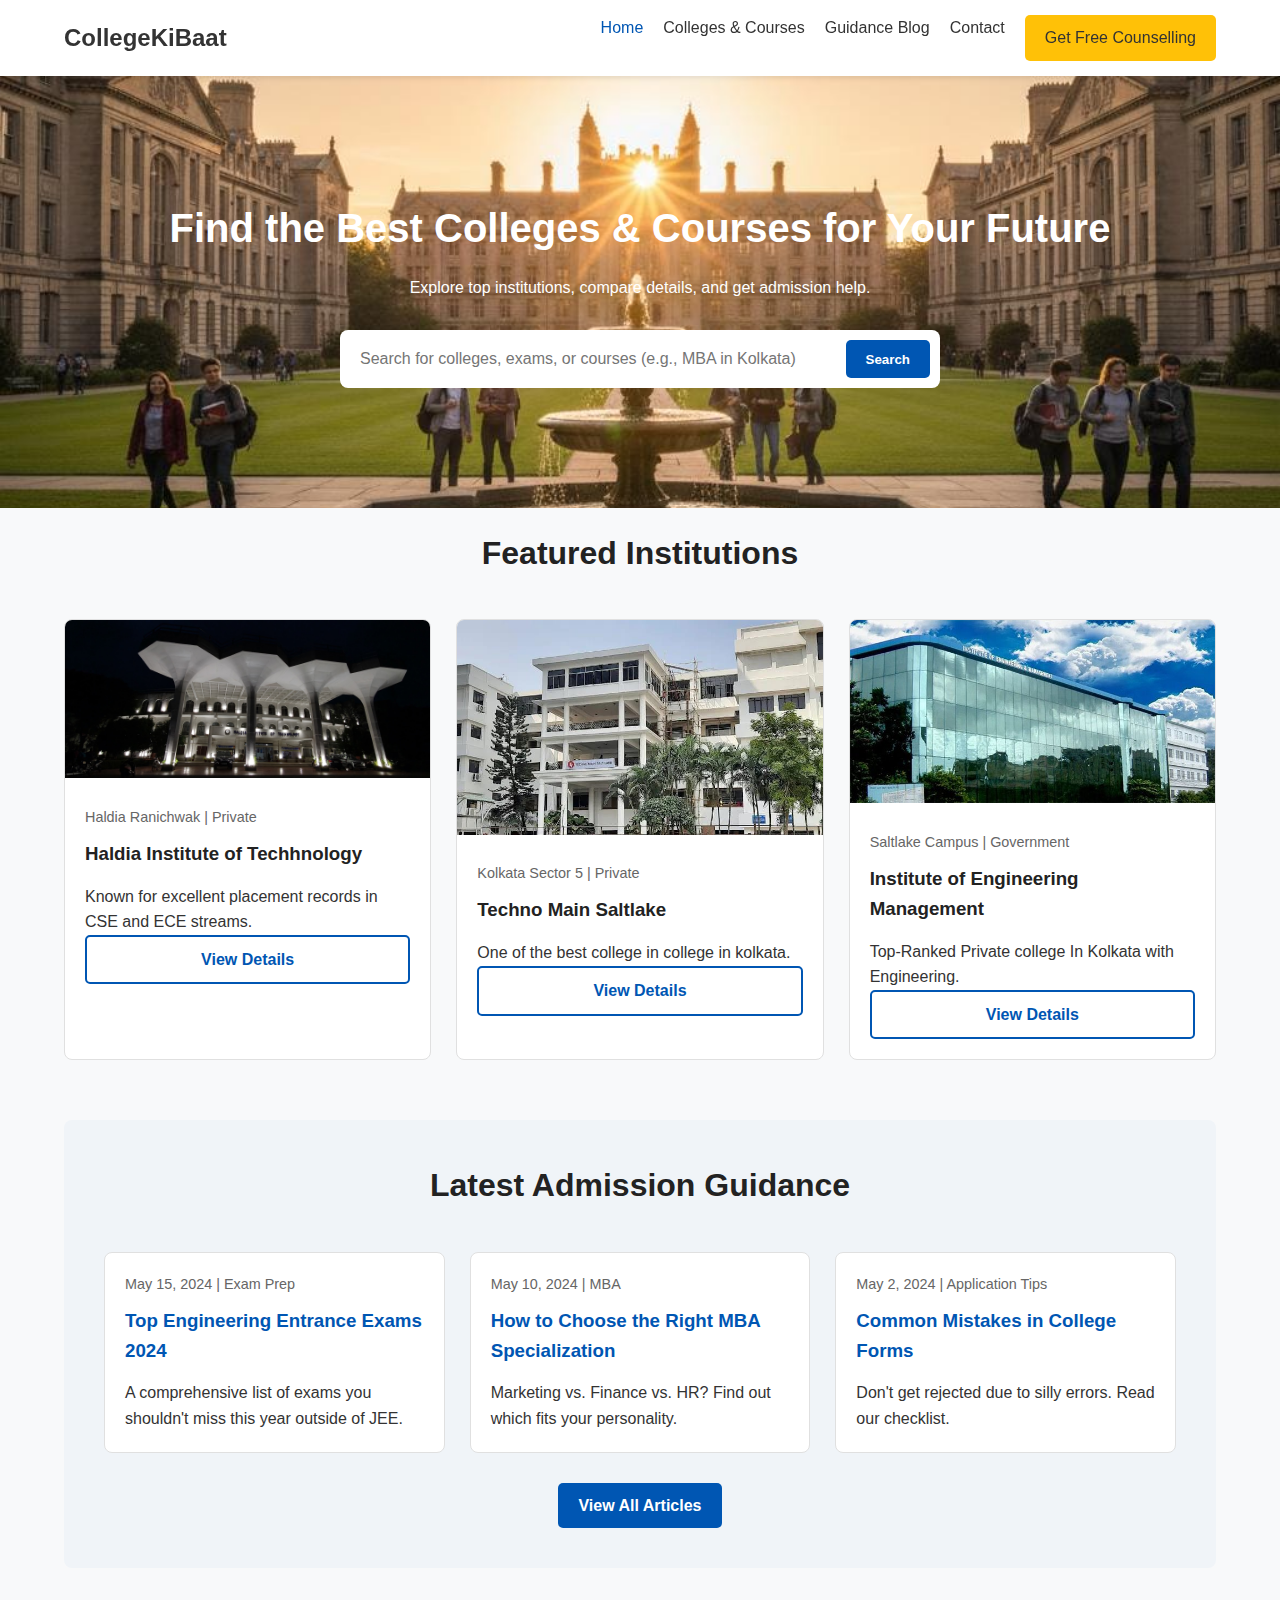
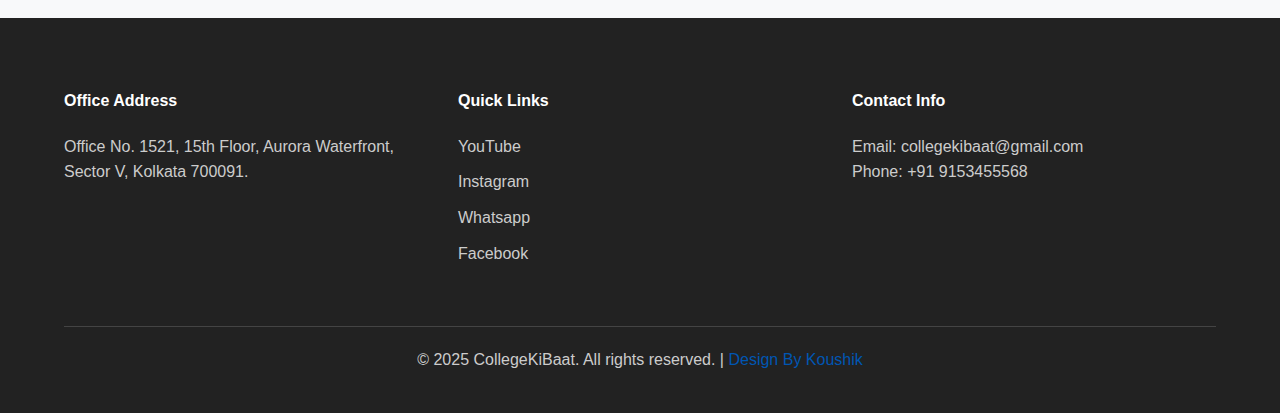
<file: collegekibaat/index.html>
<!DOCTYPE html>
<html lang="en">
<head>
    <meta charset="UTF-8">
    <meta name="viewport" content="width=device-width, initial-scale=1.0">
    <title>CollegeKiBaat | Find Your Dream College & Course</title>
    <meta name="description" content="Your guide to higher education. Search top colleges, courses, and get expert admission guidance.">
    <link rel="stylesheet" href="style.css">
    <script src="script.js"></script>
</head>
<body>

    <header>
        <div class="container navbar">
            <a href="index.html" class="logo">CollegeKiBaat</a>
            <ul class="nav-links">
                <li><a href="index.html" class="active">Home</a></li>
                <li><a href="colleges.html">Colleges & Courses</a></li>
                <li><a href="blog.html">Guidance Blog</a></li>
                <li><a href="contact.html">Contact</a></li>
                <li><a href="contact.html" class="btn btn-accent">Get Free Counselling</a></li>
            </ul>
        </div>
    </header>

    <section class="hero">
        <div class="container">
            <h1>Find the Best Colleges & Courses for Your Future</h1>
            <p>Explore top institutions, compare details, and get admission help.</p>
            <div class="search-bar-container">
                <input type="text" class="search-input" placeholder="Search for colleges, exams, or courses (e.g., MBA in Kolkata)">
                <button class="btn btn-primary">Search</button>
            </div>
        </div>
    </section>

    <section class="container">
        <h2 class="section-title">Featured Institutions</h2>
        <div class="grid-3">
             <div class="card">
                <img src="hit.jpeg" alt="Haldia Institute of Techhnology">
                <div class="card-body">
                    <span class="card-meta">Haldia Ranichwak | Private</span>
                    <h3>Haldia Institute of Techhnology</h3>
                    <p>Known for excellent placement records in CSE and ECE streams.</p>
                    <a href="colleges.html" class="btn btn-outline btn-block">View Details</a>
                </div>
            </div>
            <div class="card">
                <img src="tmsl.jpeg" alt="Techno Main Saltlake">
                <div class="card-body">
                    <span class="card-meta">Kolkata Sector 5 | Private</span>
                    <h3>Techno Main Saltlake</h3>
                    <p>One of the best college in college in kolkata.</p>
                    <a href="colleges.html" class="btn btn-outline btn-block">View Details</a>
                </div>
            </div>
            <div class="card">
                <img src="iem.jpeg" alt="Institute of Engineering Management">
                <div class="card-body">
                    <span class="card-meta">Saltlake Campus  | Government</span>
                    <h3>Institute of Engineering Management</h3>
                    <p>Top-Ranked Private college In Kolkata with Engineering.</p>
                    <a href="colleges.html" class="btn btn-outline btn-block">View Details</a>
                </div>
            </div>
        </div>
    </section>

    <section class="container" style="background:#f0f4f8; padding: 40px; border-radius:8px; margin-top:40px;">
        <h2 class="section-title">Latest Admission Guidance</h2>
        <div class="grid-3">
             <div class="card">
                <div class="card-body">
                    <span class="card-meta">May 15, 2024 | Exam Prep</span>
                    <h3><a href="article-post.html">Top Engineering Entrance Exams 2024</a></h3>
                    <p>A comprehensive list of exams you shouldn't miss this year outside of JEE.</p>
                </div>
            </div>
             <div class="card">
                <div class="card-body">
                    <span class="card-meta">May 10, 2024 | MBA</span>
                    <h3><a href="blog.html">How to Choose the Right MBA Specialization</a></h3>
                    <p>Marketing vs. Finance vs. HR? Find out which fits your personality.</p>
                </div>
            </div>
             <div class="card">
                <div class="card-body">
                    <span class="card-meta">May 2, 2024 | Application Tips</span>
                    <h3><a href="blog.html">Common Mistakes in College Forms</a></h3>
                    <p>Don't get rejected due to silly errors. Read our checklist.</p>
                </div>
            </div>
        </div>
        <div style="text-align: center; margin-top: 30px;">
            <a href="blog.html" class="btn btn-primary">View All Articles</a>
        </div>
    </section>

    <footer>
        <div class="container footer-grid">
            <div class="footer-col">
                <h4>Office Address</h4>
                <p>Office No. 1521, 15th Floor, Aurora Waterfront, Sector V, Kolkata 700091.</p>
            </div>
            <div class="footer-col">
                         <h4>Quick Links</h4>
                <ul>
                    <li><a href="https://youtube.com/@sachinyadavvlogs2406?si=W0aQT9sUzE81HOpG">YouTube</a></li>
                    <li><a href="https://www.instagram.com/sky_education06?igsh=MW1tNWx0bGN5d3k0NQ==">Instagram</a></li>
                    <li><a href="blog.html">Whatsapp</a></li>
                    <li><a href="https://www.facebook.com/share/1Bs3UZpTBY/">Facebook</a></li>
                </ul>
            </div>
            <div class="footer-col">
                <h4>Contact Info</h4>
                <p>Email: collegekibaat@gmail.com</p>
                <p>Phone: +91 9153455568</p>
            </div>
        </div>
        <div class="container copyright">
            <p>&copy; 2025 CollegeKiBaat. All rights reserved. | <a href="#">Design By Koushik</a></p>
        </div>
    </footer>

</body>
</html>
</file>
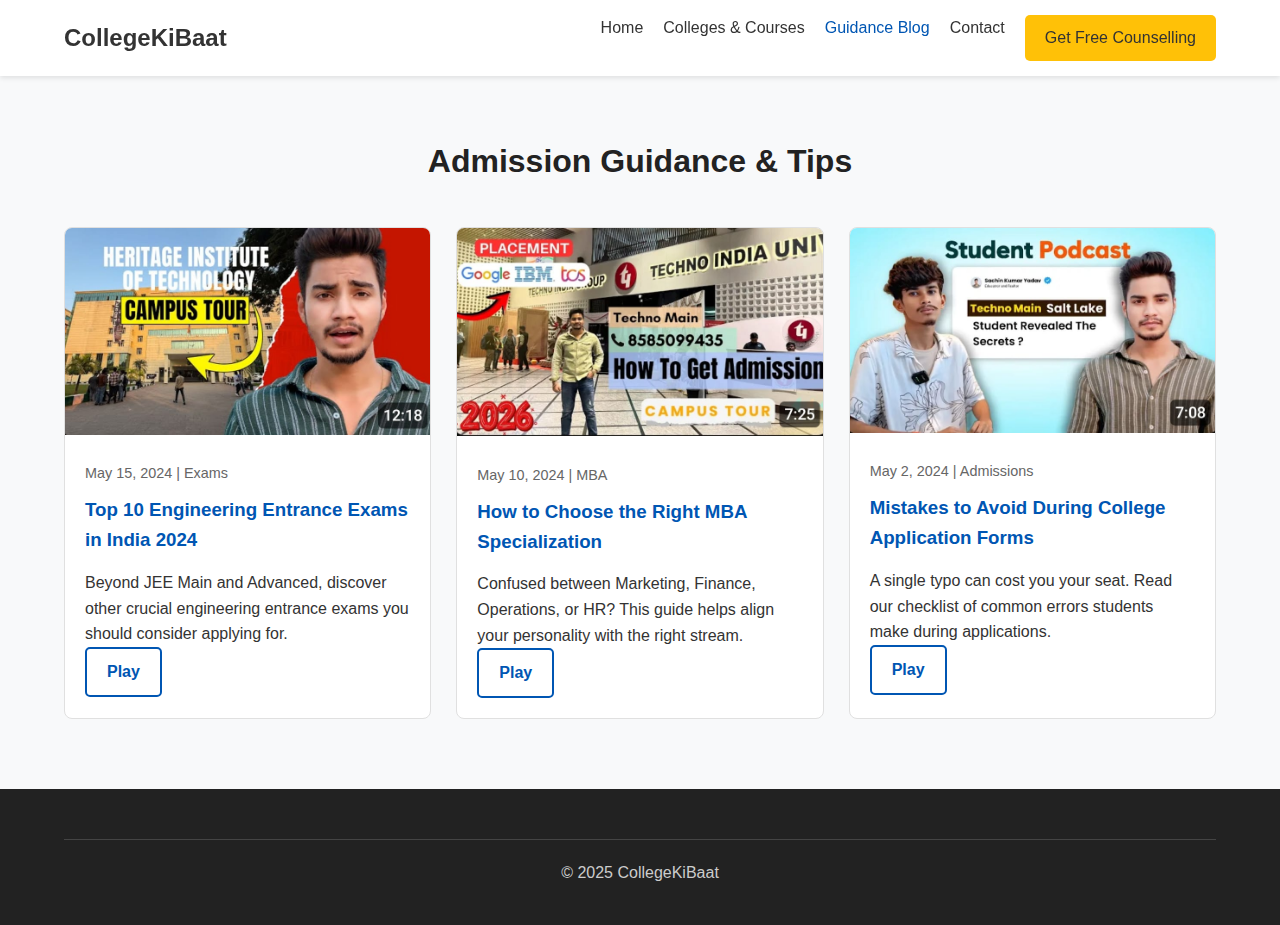
<file: collegekibaat/blog.html>
<!DOCTYPE html>
<html lang="en">
<head>
    <meta charset="UTF-8">
    <meta name="viewport" content="width=device-width, initial-scale=1.0">
    <title>Admission Guidance Blog | CollegeKiBaat</title>
    <meta name="description" content="Read expert articles on exam preparation, college applications, and career guidance.">
    <link rel="stylesheet" href="style.css">
</head>
<body>

    <header>
        <div class="container navbar">
            <a href="index.html" class="logo">CollegeKiBaat</a>
            <ul class="nav-links">
                <li><a href="index.html">Home</a></li>
                <li><a href="colleges.html">Colleges & Courses</a></li>
                <li><a href="blog.html" class="active">Guidance Blog</a></li>
                <li><a href="contact.html">Contact</a></li>
                <li><a href="contact.html" class="btn btn-accent">Get Free Counselling</a></li>
            </ul>
        </div>
    </header>

    <main class="container">
        <h1 class="section-title" style="margin-top: 40px;">Admission Guidance & Tips</h1>
        
        <div class="grid-3">
            <div class="card">
                <img src="hitv.jpeg" alt="Exam Tips">
                <div class="card-body">
                    <span class="card-meta">May 15, 2024 | Exams</span>
                    <h3><a href="article-post.html">Top 10 Engineering Entrance Exams in India 2024</a></h3>
                    <p>Beyond JEE Main and Advanced, discover other crucial engineering entrance exams you should consider applying for.</p>
                    <a href="https://youtu.be/VKwSNrLe3Co?si=ylGaiEEgkYD97kR1" class="btn btn-outline">Play</a>
                </div>
            </div>
            <div class="card">
                <img src="tiuv.jpeg" alt="MBA Choices">
                <div class="card-body">
                    <span class="card-meta">May 10, 2024 | MBA</span>
                    <h3><a href="#">How to Choose the Right MBA Specialization</a></h3>
                    <p>Confused between Marketing, Finance, Operations, or HR? This guide helps align your personality with the right stream.</p>
                    <a href="https://youtu.be/CfmB9MelQ9A?si=feLncmh8atWGkykO" class="btn btn-outline">Play</a>
                </div>
            </div>
            <div class="card">
                <img src="tmslv.jpeg" alt="Application Forms">
                <div class="card-body">
                    <span class="card-meta">May 2, 2024 | Admissions</span>
                    <h3><a href="#">Mistakes to Avoid During College Application Forms</a></h3>
                    <p>A single typo can cost you your seat. Read our checklist of common errors students make during applications.</p>
                    <a href="https://youtu.be/J4vdhh1B3bQ?si=FR-pMAh74DbKaE8W" class="btn btn-outline">Play</a>
                </div>
            </div>
        </div>
    </main>

    <footer>
        <div class="container copyright"><p>&copy; 2025 CollegeKiBaat</p></div>
    </footer>
</body>
</html>
</file>
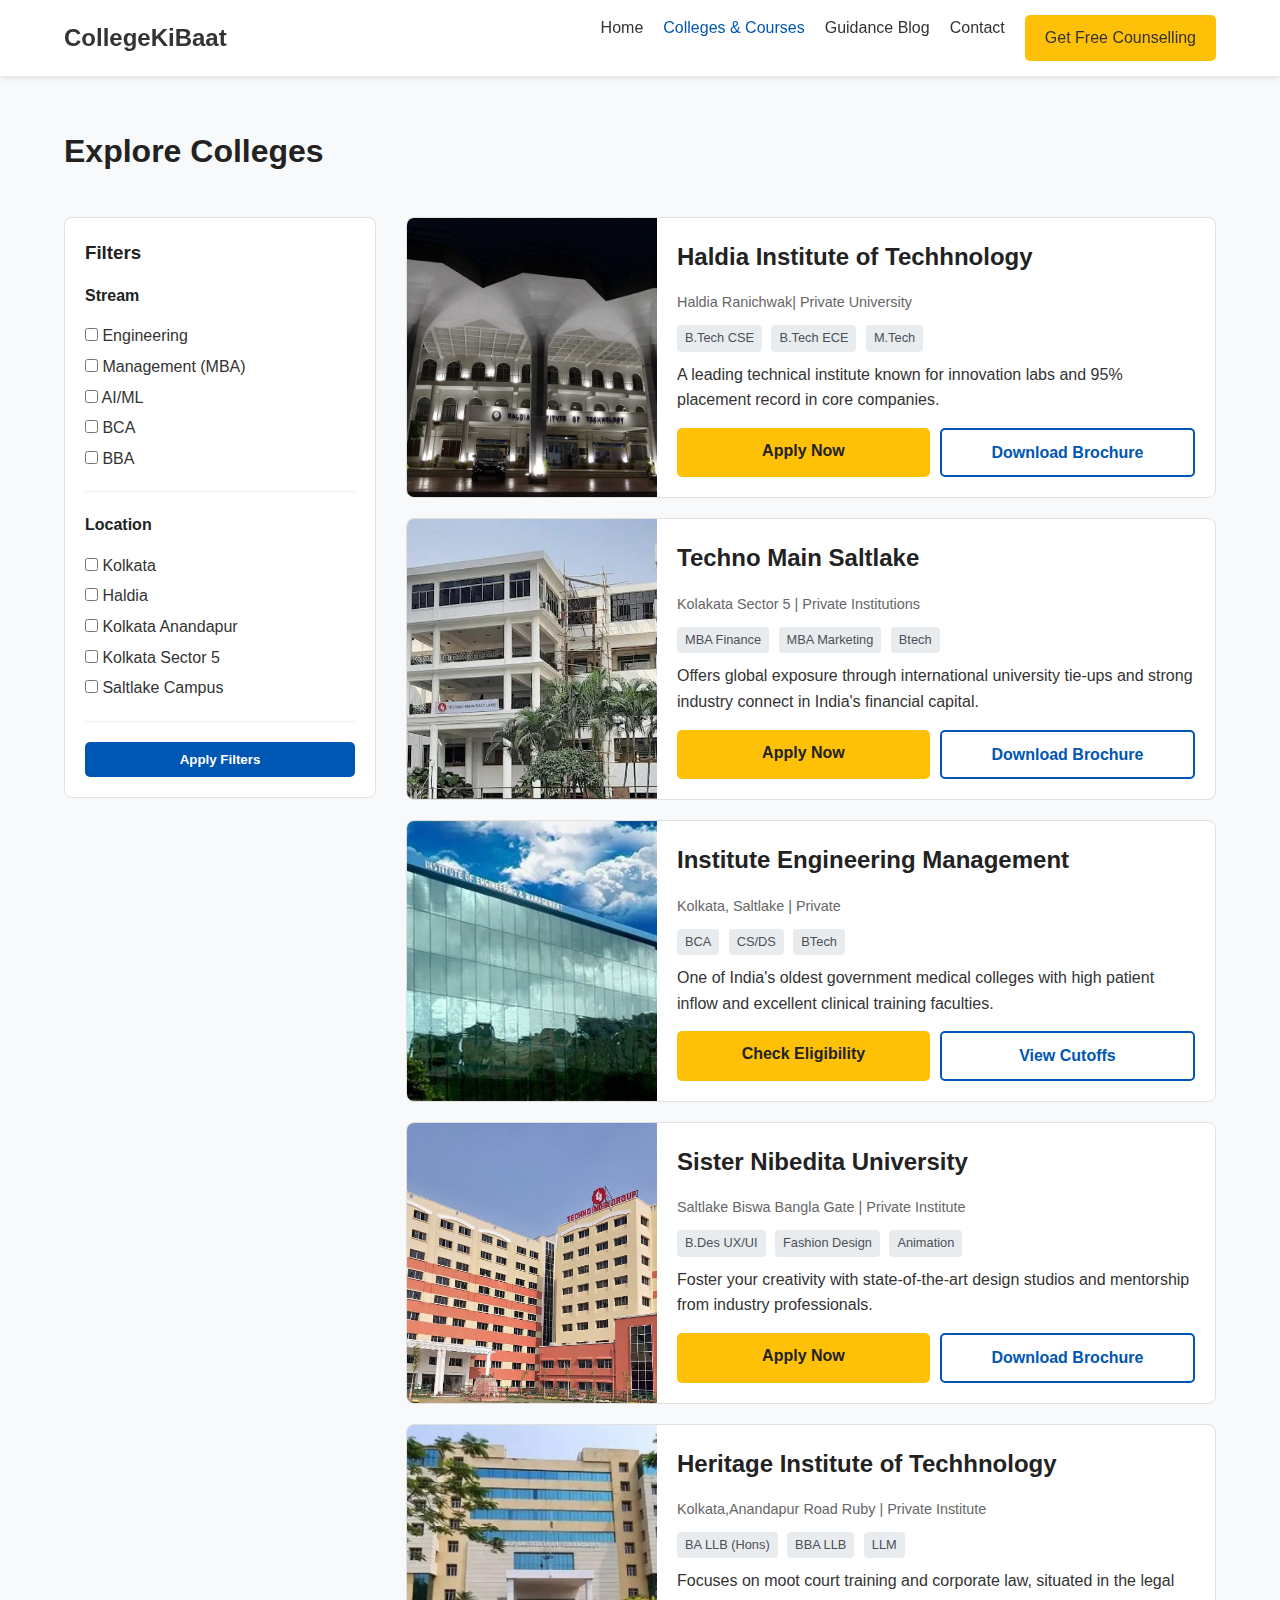
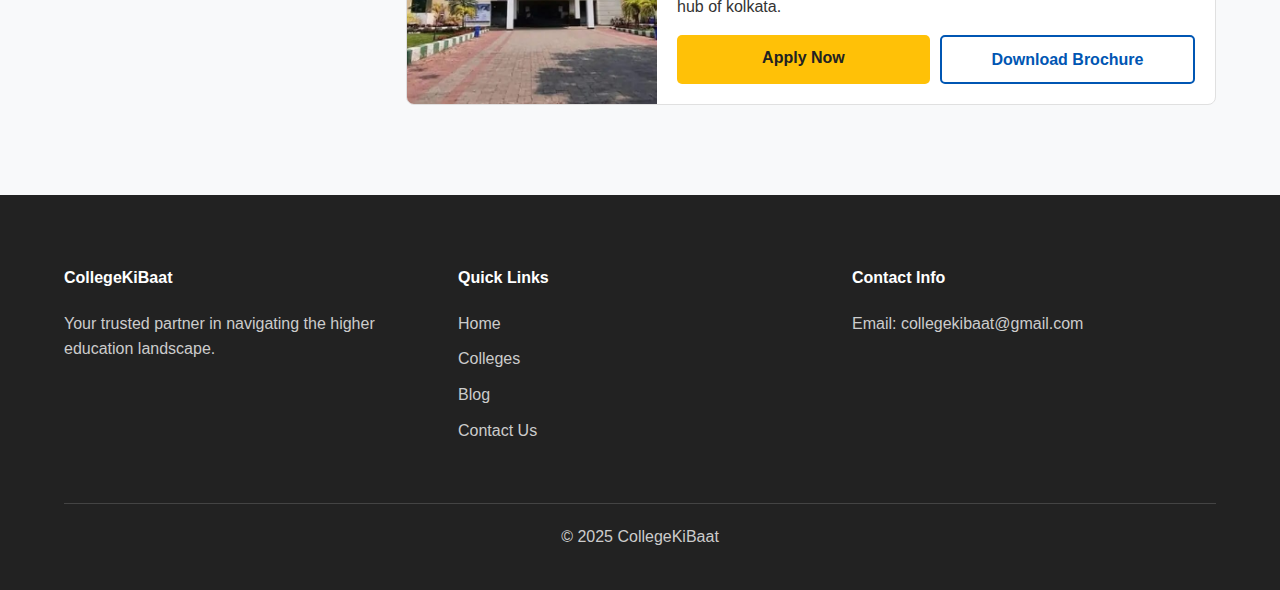
<file: collegekibaat/colleges.html>
<!DOCTYPE html>
<html lang="en">
<head>
    <meta charset="UTF-8">
    <meta name="viewport" content="width=device-width, initial-scale=1.0">
    <title>Top Colleges & Courses List 2025 | CollegeKiBaat</title>
    <meta name="description" content="Browse top engineering, management, medical, and arts colleges. Filter by location and course type.">
    <link rel="stylesheet" href="style.css">
</head>
<body>

    <header>
        <div class="container navbar">
            <a href="index.html" class="logo">CollegeKiBaat</a>
            <ul class="nav-links">
                <li><a href="index.html">Home</a></li>
                <li><a href="colleges.html" class="active">Colleges & Courses</a></li>
                <li><a href="blog.html">Guidance Blog</a></li>
                <li><a href="contact.html">Contact</a></li>
                <li><a href="contact.html" class="btn btn-accent">Get Free Counselling</a></li>
            </ul>
        </div>
    </header>

    <main class="container">
        <h1 class="section-title" style="text-align: left; margin-top: 30px;">Explore Colleges</h1>
        
        <div class="college-layout">
            <aside class="filters-aside">
                <h3>Filters</h3>
                <div class="filter-group">
                    <h4>Stream</h4>
                    <label><input type="checkbox"> Engineering</label>
                    <label><input type="checkbox"> Management (MBA)</label>
                    <label><input type="checkbox"> AI/ML</label>
                    <label><input type="checkbox"> BCA</label>
                    <label><input type="checkbox"> BBA</label>
                </div>
                <div class="filter-group">
                    <h4>Location</h4>
                    <label><input type="checkbox"> Kolkata</label>
                    <label><input type="checkbox"> Haldia</label>
                    <label><input type="checkbox"> Kolkata Anandapur</label>
                    <label><input type="checkbox"> Kolkata Sector 5</label>
                    <label><input type="checkbox"> Saltlake Campus</label>
                </div>
                <button class="btn btn-primary btn-block">Apply Filters</button>
            </aside>


            <section class="college-list-main">
                
                <div class="college-card-horizontal">
                    <div class="college-img-box">
                        <img src="hit.jpeg" alt="Haldia Institute of Techhnology">
                    </div>
                    <div class="college-info-box">
                        <div>
                            <h2>Haldia Institute of Techhnology</h2>
                            <p class="card-meta">Haldia Ranichwak| Private University</p>
                            <div style="margin: 10px 0;">
                                <span class="badge">B.Tech CSE</span>
                                <span class="badge">B.Tech ECE</span>
                                <span class="badge">M.Tech</span>
                            </div>
                            <p>A leading technical institute known for innovation labs and 95% placement record in core companies.</p>
                        </div>
                        <div class="college-actions">
                            <a href="#" class="btn btn-accent btn-block">Apply Now</a>
                            <a href="#" class="btn btn-outline btn-block">Download Brochure</a>
                        </div>
                    </div>
                </div>

                <div class="college-card-horizontal">
                    <div class="college-img-box">
                        <img src="tmsl.jpeg" alt="Techno Main Saltlake">
                    </div>
                    <div class="college-info-box">
                        <div>
                            <h2>Techno Main Saltlake</h2>
                            <p class="card-meta">Kolakata Sector 5 | Private Institutions</p>
                            <div style="margin: 10px 0;">
                                <span class="badge">MBA Finance</span>
                                <span class="badge">MBA Marketing</span>
                                <span class="badge">Btech</span>
                            </div>
                            <p>Offers global exposure through international university tie-ups and strong industry connect in India's financial capital.</p>
                        </div>
                        <div class="college-actions">
                            <a href="#" class="btn btn-accent btn-block">Apply Now</a>
                            <a href="#" class="btn btn-outline btn-block">Download Brochure</a>
                        </div>
                    </div>
                </div>

                <div class="college-card-horizontal">
                    <div class="college-img-box">
                        <img src="iem.jpeg" alt="Institute Engineering Management">
                    </div>
                    <div class="college-info-box">
                        <div>
                            <h2>Institute Engineering Management</h2>
                            <p class="card-meta">Kolkata, Saltlake | Private</p>
                            <div style="margin: 10px 0;">
                                <span class="badge">BCA</span>
                                <span class="badge">CS/DS</span>
                                <span class="badge">BTech</span>
                            </div>
                            <p>One of India's oldest government medical colleges with high patient inflow and excellent clinical training faculties.</p>
                        </div>
                        <div class="college-actions">
                            <a href="#" class="btn btn-accent btn-block">Check Eligibility</a>
                            <a href="#" class="btn btn-outline btn-block">View Cutoffs</a>
                        </div>
                    </div>
                </div>

                 <div class="college-card-horizontal">
                    <div class="college-img-box">
                        <img src="snu.jpeg" alt="Sister Nibedita University">
                    </div>
                    <div class="college-info-box">
                        <div>
                            <h2>Sister Nibedita University</h2>
                            <p class="card-meta">Saltlake Biswa Bangla Gate | Private Institute</p>
                            <div style="margin: 10px 0;">
                                <span class="badge">B.Des UX/UI</span>
                                <span class="badge">Fashion Design</span>
                                <span class="badge">Animation</span>
                            </div>
                            <p>Foster your creativity with state-of-the-art design studios and mentorship from industry professionals.</p>
                        </div>
                        <div class="college-actions">
                            <a href="#" class="btn btn-accent btn-block">Apply Now</a>
                            <a href="#" class="btn btn-outline btn-block">Download Brochure</a>
                        </div>
                    </div>
                </div>

                 <div class="college-card-horizontal">
                    <div class="college-img-box">
                        <img src="hitk.jpeg" alt="Heritage Institute of Techhnology">
                    </div>
                    <div class="college-info-box">
                        <div>
                            <h2>Heritage Institute of Techhnology</h2>
                            <p class="card-meta">Kolkata,Anandapur Road Ruby | Private Institute</p>
                            <div style="margin: 10px 0;">
                                <span class="badge">BA LLB (Hons)</span>
                                <span class="badge">BBA LLB</span>
                                <span class="badge">LLM</span>
                            </div>
                            <p>Focuses on moot court training and corporate law, situated in the legal hub of kolkata.</p>
                        </div>
                        <div class="college-actions">
                            <a href="#" class="btn btn-accent btn-block">Apply Now</a>
                            <a href="#" class="btn btn-outline btn-block">Download Brochure</a>
                        </div>
                    </div>
                </div>

            </section>
        </div>
    </main>

    <footer>
        <div class="container footer-grid">
            <div class="footer-col">
                <h4>CollegeKiBaat</h4>
                <p>Your trusted partner in navigating the higher education landscape.</p>
            </div>
            <div class="footer-col">
                <h4>Quick Links</h4>
                <ul>
                    <li><a href="index.html">Home</a></li>
                    <li><a href="colleges.html">Colleges</a></li>
                    <li><a href="blog.html">Blog</a></li>
                    <li><a href="contact.html">Contact Us</a></li>
                </ul>
            </div>
            <div class="footer-col">
                <h4>Contact Info</h4>
                <p>Email: collegekibaat@gmail.com</p>
            </div>
        </div>
        <div class="container copyright">
            <p>&copy; 2025 CollegeKiBaat</p>
        </div>
    </footer>

</body>
</html>
</file>
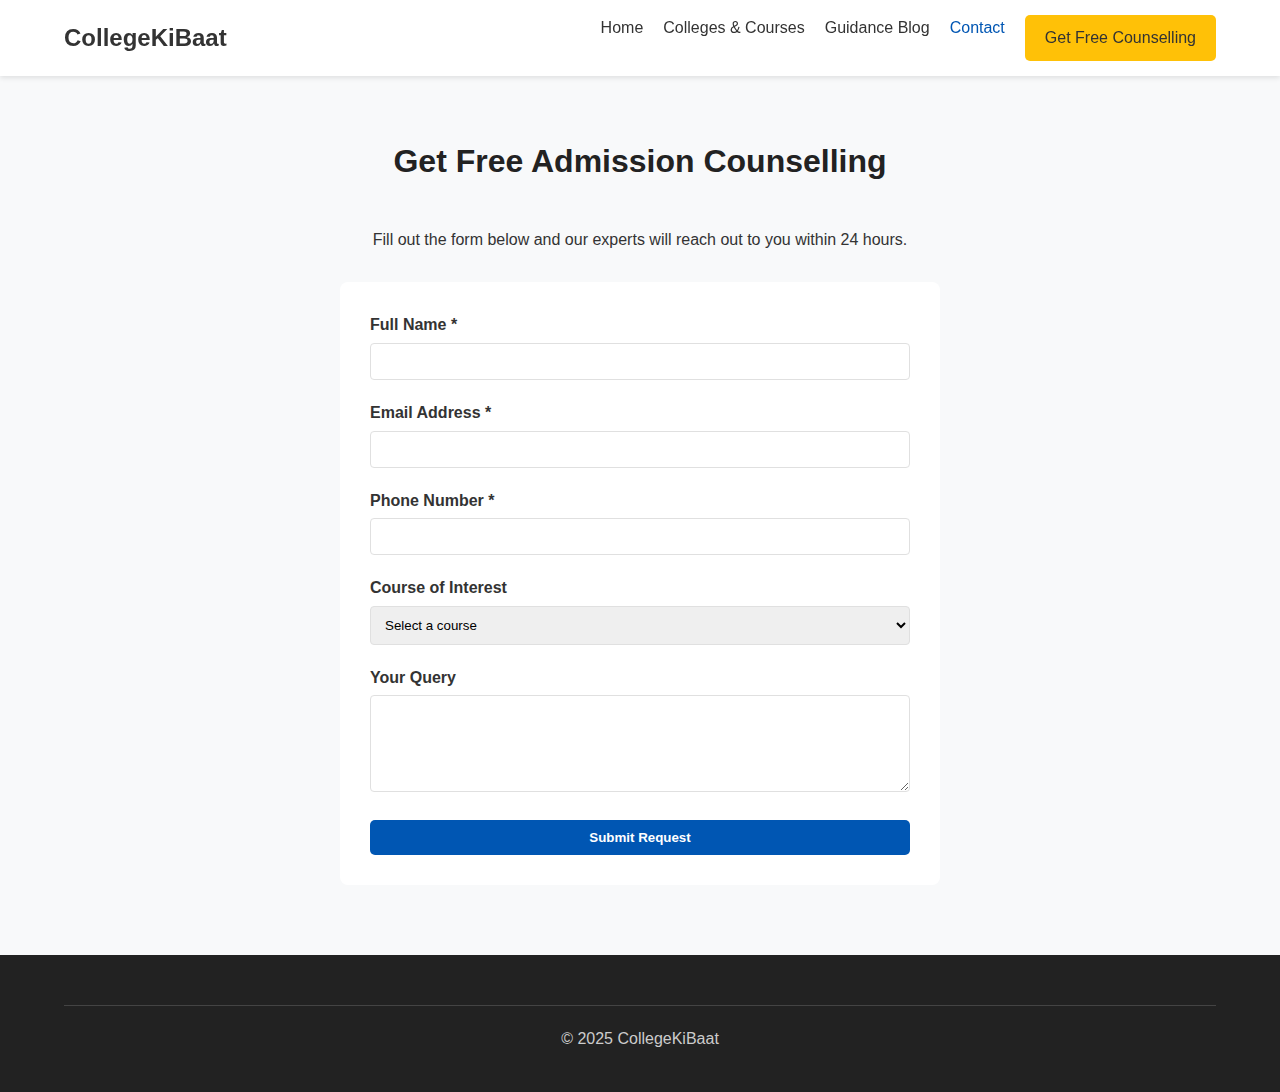
<file: collegekibaat/contact.html>
<!DOCTYPE html>
<html lang="en">
<head>
    <meta charset="UTF-8">
    <meta name="viewport" content="width=device-width, initial-scale=1.0">
    <title>Contact Us for Admission Help | CollegeKiBaat</title>
    <meta name="description" content="Get in touch with EduPortal counselors for free admission guidance.">
    <link rel="stylesheet" href="style.css">
</head>
<body>

    <header>
        <div class="container navbar">
            <a href="index.html" class="logo">CollegeKiBaat</a>
            <ul class="nav-links">
                <li><a href="index.html">Home</a></li>
                <li><a href="colleges.html">Colleges & Courses</a></li>
                <li><a href="blog.html">Guidance Blog</a></li>
                <li><a href="contact.html" class="active">Contact</a></li>
                <li><a href="contact.html" class="btn btn-accent">Get Free Counselling</a></li>
            </ul>
        </div>
    </header>

    <main class="container" style="margin-top: 40px;">
        <h1 class="section-title">Get Free Admission Counselling</h1>
        <p style="text-align: center; margin-bottom: 30px;">Fill out the form below and our experts will reach out to you within 24 hours.</p>
        
        <div class="contact-form-container">
            <form action="#" method="POST">
                <div class="form-group">
                    <label for="name">Full Name *</label>
                    <input type="text" id="name" name="name" class="form-control" required>
                </div>
                <div class="form-group">
                    <label for="email">Email Address *</label>
                    <input type="email" id="email" name="email" class="form-control" required>
                </div>
                <div class="form-group">
                    <label for="phone">Phone Number *</label>
                    <input type="tel" id="phone" name="phone" class="form-control" required>
                </div>
                <div class="form-group">
                    <label for="course-interest">Course of Interest</label>
                    <select id="course-interest" class="form-control">
                        <option value="">Select a course</option>
                        <option value="engineering">Engineering</option>
                        <option value="mba">Management (MBA)</option>
                        <option value="medical">Medical</option>
                        <option value="medical">BCA</option>
                        <option value="medical">BBA</option>
                        <option value="medical">BTech</option>
                    </select>
                </div>
                <div class="form-group">
                    <label for="message">Your Query</label>
                    <textarea id="message" name="message" rows="5" class="form-control"></textarea>
                </div>
                <button type="submit" class="btn btn-primary btn-block">Submit Request</button>
            </form>
        </div>
    </main>

     <footer>
        <div class="container copyright"><p>&copy; 2025 CollegeKiBaat</p></div>
    </footer>
</body>
</html>
</file>
<file: collegekibaat/style.css>
/* --- Variables & Reset --- */
:root {
    --primary-color: #0056b3; /* Trustworthy Blue */
    --secondary-color: #f8f9fa; /* Light Gray Background */
    --accent-color: #ffc107; /* Warning/Attention Yellow for CTAs */
    --text-dark: #333333;
    --text-light: #666666;
    --white: #ffffff;
    --border-color: #e0e0e0;
    --font-stack: 'Segoe UI', Roboto, Helvetica, Arial, sans-serif;
}

* {
    margin: 0;
    padding: 0;
    box-sizing: border-box;
}

body {
    font-family: var(--font-stack);
    line-height: 1.6;
    color: var(--text-dark);
    background-color: var(--secondary-color);
}

a {
    text-decoration: none;
    color: var(--primary-color);
    transition: color 0.3s ease;
}

a:hover {
    color: #003d82;
}

ul {
    list-style: none;
}

img {
    max-width: 100%;
    height: auto;
}

.container {
    width: 90%;
    max-width: 1200px;
    margin: 0 auto;
    padding: 20px 0;
}

/* --- Typography & Utilities --- */
h1, h2, h3, h4 {
    margin-bottom: 15px;
    color: #222;
}

.section-title {
    text-align: center;
    margin-bottom: 40px;
    font-size: 2rem;
}

.btn {
    display: inline-block;
    padding: 10px 20px;
    border-radius: 5px;
    font-weight: bold;
    cursor: pointer;
    transition: background 0.3s;
    border: none;
}

.btn-primary {
    background-color: var(--primary-color);
    color: var(--white);
}

.btn-primary:hover {
    background-color: #004494;
}

.btn-accent {
    background-color: var(--accent-color);
    color: #222;
}

.btn-accent:hover {
    background-color: #e0a800;
}

.btn-outline {
    border: 2px solid var(--primary-color);
    background: transparent;
    color: var(--primary-color);
}

.btn-outline:hover {
    background: var(--primary-color);
    color: var(--white);
}

.btn-block {
    display: block;
    width: 100%;
    text-align: center;
}

/* --- Header & Nav --- */
header {
    background: var(--white);
    box-shadow: 0 2px 5px rgba(0,0,0,0.1);
    position: sticky;
    top: 0;
    z-index: 100;
}

.navbar {
    display: flex;
    justify-content: space-between;
    align-items: center;
    padding: 15px 0;
}

.logo {
    font-size: 1.5rem;
    font-weight: bold;
    color: var(--yellow-);
}

.nav-links {
    display: flex;
    gap: 20px;
}

.nav-links li a {
    color: var(--text-dark);
    font-weight: 500;
}

.nav-links li a:hover, .nav-links li a.active {
    color: var(--primary-color);
}

/* --- Hero Section (Home) --- */
.hero {
    /* UPDATED: Added a new background image. Replace 'your-hero-image.jpg' with your actual image path */
    background: linear-gradient(rgba(0,86,179,0.0), rgba(0,86,179,0.0)), url('bg.jpeg') no-repeat center center/cover;
    /* You can use a local path like: url('../img/your-hero-image.jpg') */
    /* I reduced the opacity of the blue overlay (0.7 instead of 0.8) to make the image slightly more visible */
    color: var(--white);
    text-align: center;
    padding: 100px 20px;
}

.hero h1 {
    color: var(--white);
    font-size: 2.5rem;
}

.search-bar-container {
    margin-top: 30px;
    background: var(--white);
    padding: 10px;
    border-radius: 8px;
    display: inline-flex;
    width: 100%;
    max-width: 600px;
}

.search-input {
    border: none;
    padding: 10px;
    flex-grow: 1;
    font-size: 1rem;
    outline: none;
}

/* --- Card Layouts (Shared) --- */
.grid-3 {
    display: grid;
    grid-template-columns: repeat(auto-fit, minmax(300px, 1fr));
    gap: 25px;
}

.card {
    background: var(--white);
    border: 1px solid var(--border-color);
    border-radius: 8px;
    overflow: hidden;
    transition: transform 0.3s, box-shadow 0.3s;
}

.card:hover {
    transform: translateY(-5px);
    box-shadow: 0 10px 20px rgba(0,0,0,0.1);
}

.card-body {
    padding: 20px;
}

.card-meta {
    font-size: 0.9rem;
    color: var(--text-light);
    margin-bottom: 10px;
    display: block;
}

/* --- College List Specific Style --- */
.college-layout {
    display: flex;
    gap: 30px;
    margin-top: 30px;
}

.filters-aside {
    flex: 1;
    min-width: 250px;
    background: var(--white);
    padding: 20px;
    border-radius: 8px;
    border: 1px solid var(--border-color);
    height: fit-content;
}

.filter-group {
    margin-bottom: 20px;
    border-bottom: 1px solid #eee;
    padding-bottom: 15px;
}

.filter-group label {
    display: block;
    margin-bottom: 5px;
    cursor: pointer;
}

.college-list-main {
    flex: 3;
}

.college-card-horizontal {
    display: flex;
    background: var(--white);
    border: 1px solid var(--border-color);
    border-radius: 8px;
    margin-bottom: 20px;
    overflow: hidden;
    transition: box-shadow 0.3s;
}

.college-card-horizontal:hover {
     box-shadow: 0 5px 15px rgba(0,0,0,0.1);
}

.college-img-box {
    width: 250px;
    min-width: 250px;
}
.college-img-box img {
    width: 100%;
    height: 100%;
    object-fit: cover;
}

.college-info-box {
    padding: 20px;
    flex-grow: 1;
    display: flex;
    flex-direction: column;
    justify-content: space-between;
}

.badge {
    display: inline-block;
    padding: 3px 8px;
    background: #e9ecef;
    border-radius: 4px;
    font-size: 0.8rem;
    margin-right: 5px;
    color: #495057;
}

.college-actions {
    margin-top: 15px;
    display: flex;
    gap: 10px;
}

/* --- Blog & Article Styles --- */
.article-header {
    text-align: center;
    margin-bottom: 40px;
}
.article-meta {
    color: var(--text-light);
    margin-top: 10px;
}
.article-content {
    background: var(--white);
    padding: 40px;
    border-radius: 8px;
    font-size: 1.1rem;
}
.article-content p {
    margin-bottom: 20px;
}

/* --- Contact Form --- */
.contact-form-container {
    max-width: 600px;
    margin: 0 auto;
    background: var(--white);
    padding: 30px;
    border-radius: 8px;
}
.form-group {
    margin-bottom: 20px;
}
.form-group label {
    display: block;
    margin-bottom: 5px;
    font-weight: bold;
}
.form-control {
    width: 100%;
    padding: 10px;
    border: 1px solid var(--border-color);
    border-radius: 4px;
}

/* --- Footer --- */
footer {
    background: #222;
    color: #ccc;
    padding: 50px 0 20px;
    margin-top: 50px;
}
.footer-grid {
    display: grid;
    grid-template-columns: repeat(auto-fit, minmax(200px, 1fr));
    gap: 30px;
    margin-bottom: 30px;
}
.footer-col h4 {
    color: var(--white);
    margin-bottom: 20px;
}
.footer-col ul li {
    margin-bottom: 10px;
}
.footer-col ul li a {
    color: #ccc;
}
.copyright {
    text-align: center;
    padding-top: 20px;
    border-top: 1px solid #444;
}

/* --- Responsiveness --- */
@media (max-width: 768px) {
    .navbar {
        flex-direction: column;
        gap: 15px;
    }
    .nav-links {
        flex-direction: column;
        text-align: center;
        gap: 10px;
    }
    .hero h1 {
        font-size: 1.8rem;
    }
    .college-layout {
        flex-direction: column;
    }
    .college-card-horizontal {
        flex-direction: column;
    }
    .college-img-box {
        width: 100%;
        height: 150px;
    }
    .college-actions {
        flex-direction: column;
    }
}
</file>
